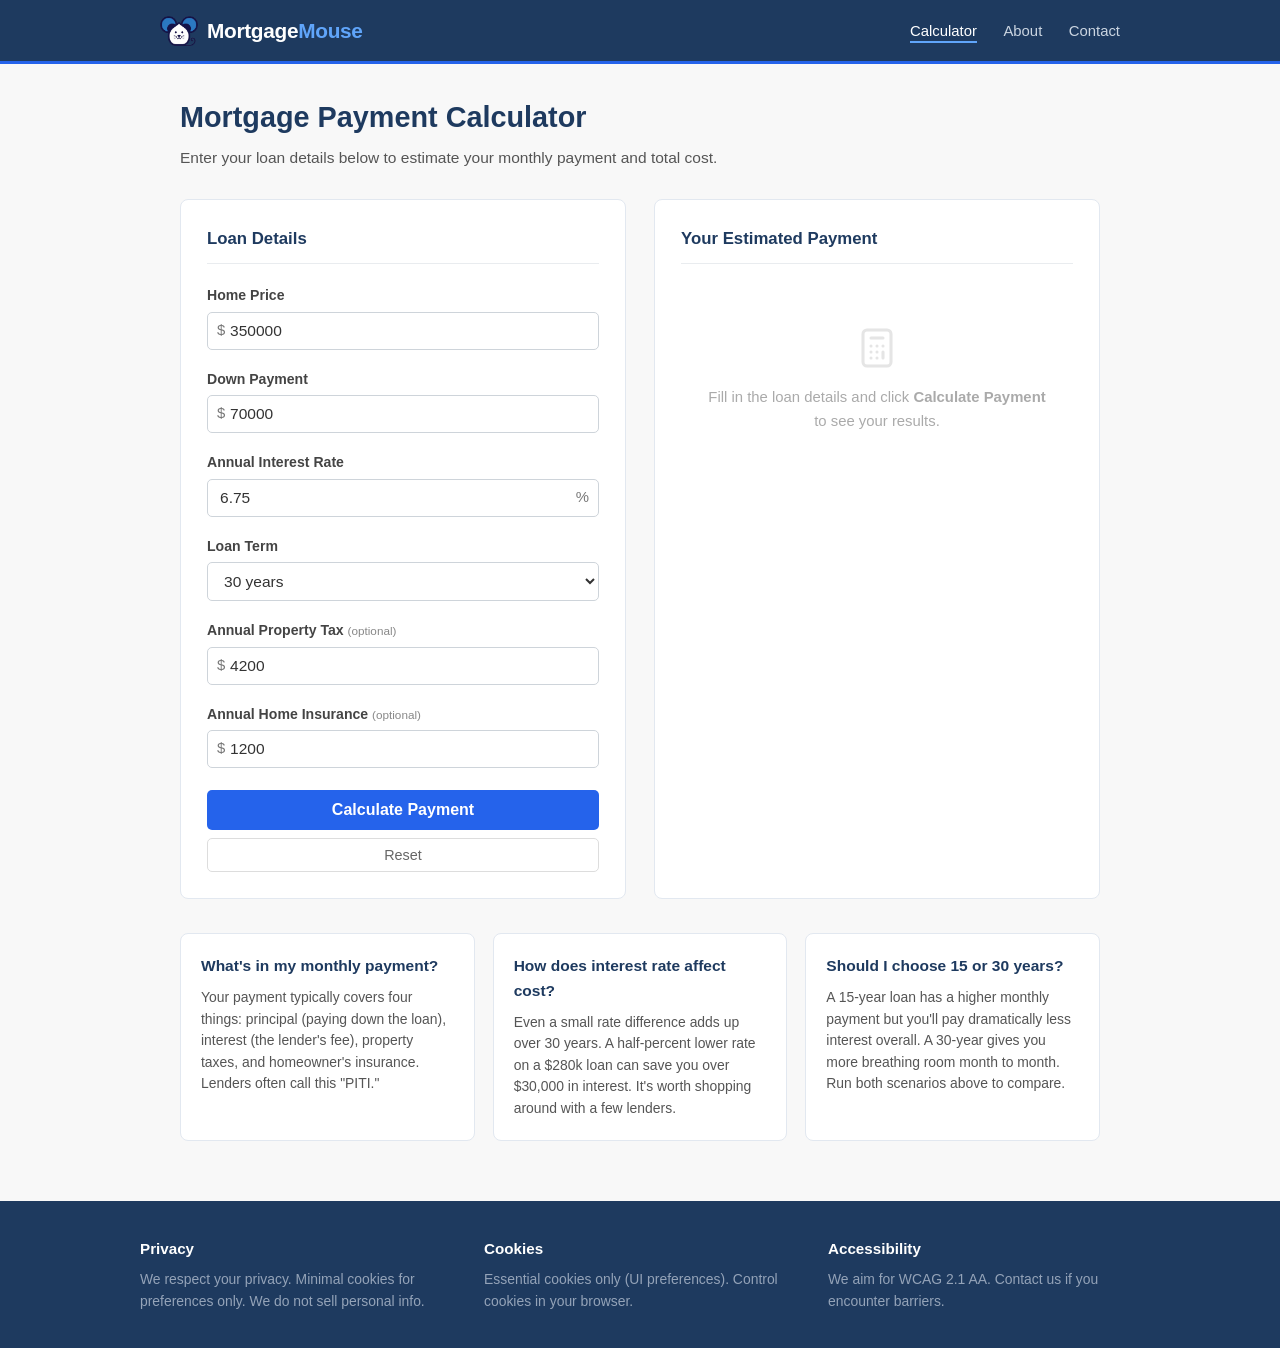
<file: index.html>
<!DOCTYPE html>
<html lang="en">
<head>
  <meta charset="UTF-8">
  <meta name="viewport" content="width=device-width, initial-scale=1.0">
  <meta name="description" content="Free mortgage calculator - figure out your monthly payment, total interest, and see a full amortization schedule. Works for fixed-rate home loans.">
  <meta name="keywords" content="mortgage calculator, home loan calculator, monthly payment, amortization schedule, fixed rate mortgage">
  <title>Mortgage Calculator - Monthly Payment & Amortization</title>
  <link rel="icon" href="favicon.ico" sizes="32x32">
  <link rel="icon" href="favicon.png" type="image/png" sizes="64x64">
  <link rel="stylesheet" href="style.css">
  <script async src="https://pagead2.googlesyndication.com/pagead/js/adsbygoogle.js?client=ca-pub-2366308143645027"
     crossorigin="anonymous"></script>
</head>
<body>

<header>
  <div class="inner">
    <a href="index.html" class="logo"><img src="logo.png" alt="MortgageMouse logo">Mortgage<span>Mouse</span></a>
    <nav>
      <a href="index.html" class="active">Calculator</a>
      <a href="about.html">About</a>
      <a href="contact.html">Contact</a>
    </nav>
  </div>
</header>

<main>
  <div class="page-header">
    <h1>Mortgage Payment Calculator</h1>
    <p>Enter your loan details below to estimate your monthly payment and total cost.</p>
  </div>

  <div class="calc-wrap">
    <!-- Input Form -->
    <div class="card">
      <h2>Loan Details</h2>
      <form id="mortgageForm">
        <div class="form-group">
          <label for="homePrice">Home Price</label>
          <div class="input-prefix">
            <span>$</span>
            <input type="number" id="homePrice" placeholder="350,000" min="0" step="1000" value="350000">
          </div>
        </div>

        <div class="form-group">
          <label for="downPayment">Down Payment</label>
          <div class="input-prefix">
            <span>$</span>
            <input type="number" id="downPayment" placeholder="70,000" min="0" step="1000" value="70000">
          </div>
        </div>

        <div class="form-group">
          <label for="interestRate">Annual Interest Rate</label>
          <div class="input-suffix">
            <span>%</span>
            <input type="number" id="interestRate" placeholder="6.5" min="0.1" max="30" step="0.01" value="6.75">
          </div>
        </div>

        <div class="form-group">
          <label for="loanTerm">Loan Term</label>
          <select id="loanTerm">
            <option value="30" selected>30 years</option>
            <option value="20">20 years</option>
            <option value="15">15 years</option>
            <option value="10">10 years</option>
          </select>
        </div>

        <div class="form-group">
          <label for="propertyTax">Annual Property Tax <small style="font-weight:400; color:#888">(optional)</small></label>
          <div class="input-prefix">
            <span>$</span>
            <input type="number" id="propertyTax" placeholder="4,200" min="0" step="100" value="4200">
          </div>
        </div>

        <div class="form-group">
          <label for="homeInsurance">Annual Home Insurance <small style="font-weight:400; color:#888">(optional)</small></label>
          <div class="input-prefix">
            <span>$</span>
            <input type="number" id="homeInsurance" placeholder="1,200" min="0" step="100" value="1200">
          </div>
        </div>

        <button type="button" class="btn-calc" onclick="calculateMortgage()">Calculate Payment</button>
        <button type="button" onclick="resetForm()" style="width:100%; margin-top:8px; background:none; border:1px solid #ddd; border-radius:5px; padding:8px 0; font-size:0.9rem; color:#666; cursor:pointer;">Reset</button>
      </form>
    </div>

    <!-- Results -->
    <div class="card results-card">
      <h2>Your Estimated Payment</h2>

      <!-- Placeholder before calculate is clicked -->
      <div id="placeholder" class="results-placeholder">
        <svg width="48" height="48" fill="none" viewBox="0 0 24 24" stroke="currentColor">
          <path stroke-linecap="round" stroke-linejoin="round" stroke-width="1.5" d="M9 7h6m0 10v-3m-3 3h.01M9 17h.01M9 14h.01M12 14h.01M15 11h.01M12 11h.01M9 11h.01M7 21h10a2 2 0 002-2V5a2 2 0 00-2-2H7a2 2 0 00-2 2v14a2 2 0 002 2z" />
        </svg>
        Fill in the loan details and click <strong>Calculate Payment</strong> to see your results.
      </div>

      <!-- Results (hidden until calculated) -->
      <div id="resultSection" class="hidden">
        <div class="monthly-payment">
          <div class="label">Estimated Monthly Payment</div>
          <div class="amount" id="monthlyAmount">$0.00</div>
          <div class="note">principal, interest, tax &amp; insurance</div>
        </div>

        <div class="breakdown">
          <div class="breakdown-row">
            <span class="bl">Loan Amount</span>
            <span class="bv" id="loanAmountDisplay">—</span>
          </div>
          <div class="breakdown-row">
            <span class="bl">Principal &amp; Interest</span>
            <span class="bv" id="principalInterest">—</span>
          </div>
          <div class="breakdown-row">
            <span class="bl">Monthly Property Tax</span>
            <span class="bv" id="monthlyTax">—</span>
          </div>
          <div class="breakdown-row">
            <span class="bl">Monthly Insurance</span>
            <span class="bv" id="monthlyInsurance">—</span>
          </div>
          <div class="breakdown-row total">
            <span class="bl">Total Interest Paid</span>
            <span class="bv" id="totalInterest">—</span>
          </div>
          <div class="breakdown-row">
            <span class="bl">Total Loan Cost</span>
            <span class="bv" id="totalCost">—</span>
          </div>
        </div>
      </div>
    </div>
  </div>

  <!-- Amortization Schedule -->
  <div id="amortSection" class="card amort-section hidden">
    <h2>Amortization Schedule</h2>
    <p>Month-by-month breakdown of how your payments are applied to principal vs. interest.</p>
    <button class="amort-toggle" id="amortBtn" onclick="toggleAmort()">Show Full Schedule</button>
    <div id="amortTableWrap" class="amort-table-wrap hidden">
      <table class="amort-table">
        <thead>
          <tr>
            <th>Month</th>
            <th>Payment</th>
            <th>Principal</th>
            <th>Interest</th>
            <th>Balance</th>
          </tr>
        </thead>
        <tbody id="amortBody"></tbody>
      </table>
    </div>
  </div>

  <!-- Info boxes -->
  <div class="info-boxes">
    <div class="info-box">
      <h3>What's in my monthly payment?</h3>
      <p>Your payment typically covers four things: principal (paying down the loan), interest (the lender's fee), property taxes, and homeowner's insurance. Lenders often call this "PITI."</p>
    </div>
    <div class="info-box">
      <h3>How does interest rate affect cost?</h3>
      <p>Even a small rate difference adds up over 30 years. A half-percent lower rate on a $280k loan can save you over $30,000 in interest. It's worth shopping around with a few lenders.</p>
    </div>
    <div class="info-box">
      <h3>Should I choose 15 or 30 years?</h3>
      <p>A 15-year loan has a higher monthly payment but you'll pay dramatically less interest overall. A 30-year gives you more breathing room month to month. Run both scenarios above to compare.</p>
    </div>
  </div>
</main>

<footer>
  <div class="footer-cols">
    <div class="footer-col">
      <h4>Privacy</h4>
      <p>We respect your privacy. Minimal cookies for preferences only. We do not sell personal info.</p>
    </div>
    <div class="footer-col">
      <h4>Cookies</h4>
      <p>Essential cookies only (UI preferences). Control cookies in your browser.</p>
    </div>
    <div class="footer-col">
      <h4>Accessibility</h4>
      <p>We aim for WCAG 2.1 AA. Contact us if you encounter barriers.</p>
    </div>
  </div>
</footer>


<script src="calculator.js"></script>
</body>
</html>
</file>
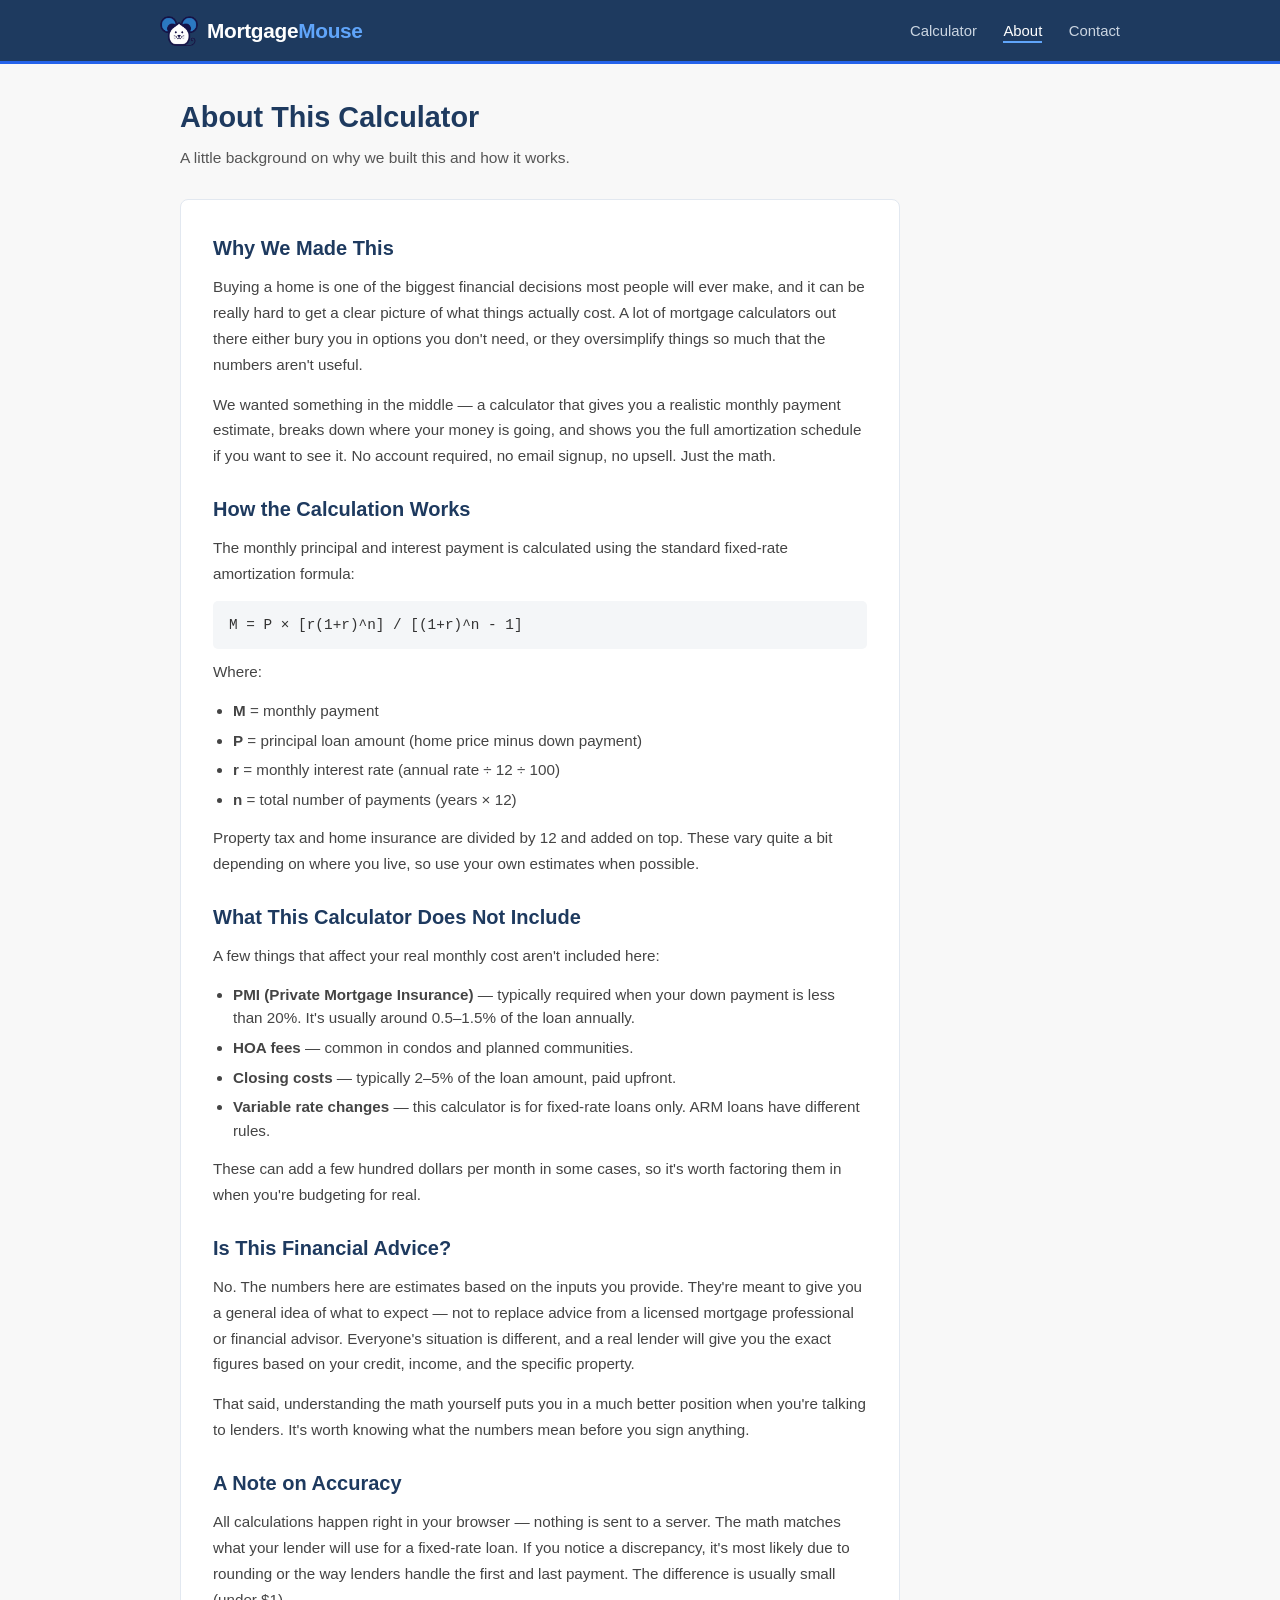
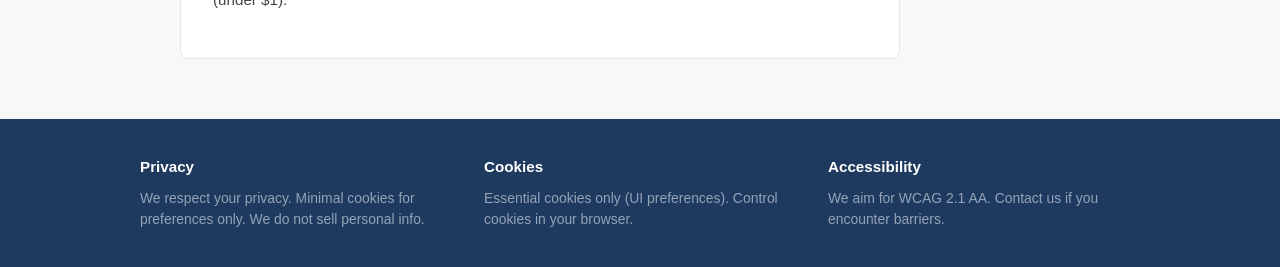
<file: about.html>
<!DOCTYPE html>
<html lang="en">
<head>
  <meta charset="UTF-8">
  <meta name="viewport" content="width=device-width, initial-scale=1.0">
  <meta name="description" content="About MortgageMouse - a free, straightforward mortgage payment calculator built to help homebuyers understand their loan costs.">
  <title>About - MortgageMouse</title>
  <link rel="icon" href="favicon.ico" sizes="32x32">
  <link rel="icon" href="favicon.png" type="image/png" sizes="64x64">
  <link rel="stylesheet" href="style.css">
</head>
<body>

<header>
  <div class="inner">
    <a href="index.html" class="logo"><img src="logo.png" alt="MortgageMouse logo">Mortgage<span>Mouse</span></a>
    <nav>
      <a href="index.html">Calculator</a>
      <a href="about.html" class="active">About</a>
      <a href="contact.html">Contact</a>
    </nav>
  </div>
</header>

<main>
  <div class="page-header">
    <h1>About This Calculator</h1>
    <p>A little background on why we built this and how it works.</p>
  </div>

  <div class="page-content">
    <h2>Why We Made This</h2>
    <p>Buying a home is one of the biggest financial decisions most people will ever make, and it can be really hard to get a clear picture of what things actually cost. A lot of mortgage calculators out there either bury you in options you don't need, or they oversimplify things so much that the numbers aren't useful.</p>
    <p>We wanted something in the middle — a calculator that gives you a realistic monthly payment estimate, breaks down where your money is going, and shows you the full amortization schedule if you want to see it. No account required, no email signup, no upsell. Just the math.</p>

    <h2>How the Calculation Works</h2>
    <p>The monthly principal and interest payment is calculated using the standard fixed-rate amortization formula:</p>
    <p style="font-family: monospace; background: #f4f6f8; padding: 12px 16px; border-radius: 5px; font-size: 0.9rem; color: #333; margin: 10px 0;">
      M = P × [r(1+r)^n] / [(1+r)^n - 1]
    </p>
    <p>Where:</p>
    <ul>
      <li><strong>M</strong> = monthly payment</li>
      <li><strong>P</strong> = principal loan amount (home price minus down payment)</li>
      <li><strong>r</strong> = monthly interest rate (annual rate ÷ 12 ÷ 100)</li>
      <li><strong>n</strong> = total number of payments (years × 12)</li>
    </ul>
    <p>Property tax and home insurance are divided by 12 and added on top. These vary quite a bit depending on where you live, so use your own estimates when possible.</p>

    <h2>What This Calculator Does Not Include</h2>
    <p>A few things that affect your real monthly cost aren't included here:</p>
    <ul>
      <li><strong>PMI (Private Mortgage Insurance)</strong> — typically required when your down payment is less than 20%. It's usually around 0.5–1.5% of the loan annually.</li>
      <li><strong>HOA fees</strong> — common in condos and planned communities.</li>
      <li><strong>Closing costs</strong> — typically 2–5% of the loan amount, paid upfront.</li>
      <li><strong>Variable rate changes</strong> — this calculator is for fixed-rate loans only. ARM loans have different rules.</li>
    </ul>
    <p>These can add a few hundred dollars per month in some cases, so it's worth factoring them in when you're budgeting for real.</p>

    <h2>Is This Financial Advice?</h2>
    <p>No. The numbers here are estimates based on the inputs you provide. They're meant to give you a general idea of what to expect — not to replace advice from a licensed mortgage professional or financial advisor. Everyone's situation is different, and a real lender will give you the exact figures based on your credit, income, and the specific property.</p>
    <p>That said, understanding the math yourself puts you in a much better position when you're talking to lenders. It's worth knowing what the numbers mean before you sign anything.</p>

    <h2>A Note on Accuracy</h2>
    <p>All calculations happen right in your browser — nothing is sent to a server. The math matches what your lender will use for a fixed-rate loan. If you notice a discrepancy, it's most likely due to rounding or the way lenders handle the first and last payment. The difference is usually small (under $1).</p>
  </div>
</main>

<footer>
  <div class="footer-cols">
    <div class="footer-col">
      <h4>Privacy</h4>
      <p>We respect your privacy. Minimal cookies for preferences only. We do not sell personal info.</p>
    </div>
    <div class="footer-col">
      <h4>Cookies</h4>
      <p>Essential cookies only (UI preferences). Control cookies in your browser.</p>
    </div>
    <div class="footer-col">
      <h4>Accessibility</h4>
      <p>We aim for WCAG 2.1 AA. Contact us if you encounter barriers.</p>
    </div>
  </div>
</footer>


<script src="calculator.js"></script>
</body>
</html>
</file>
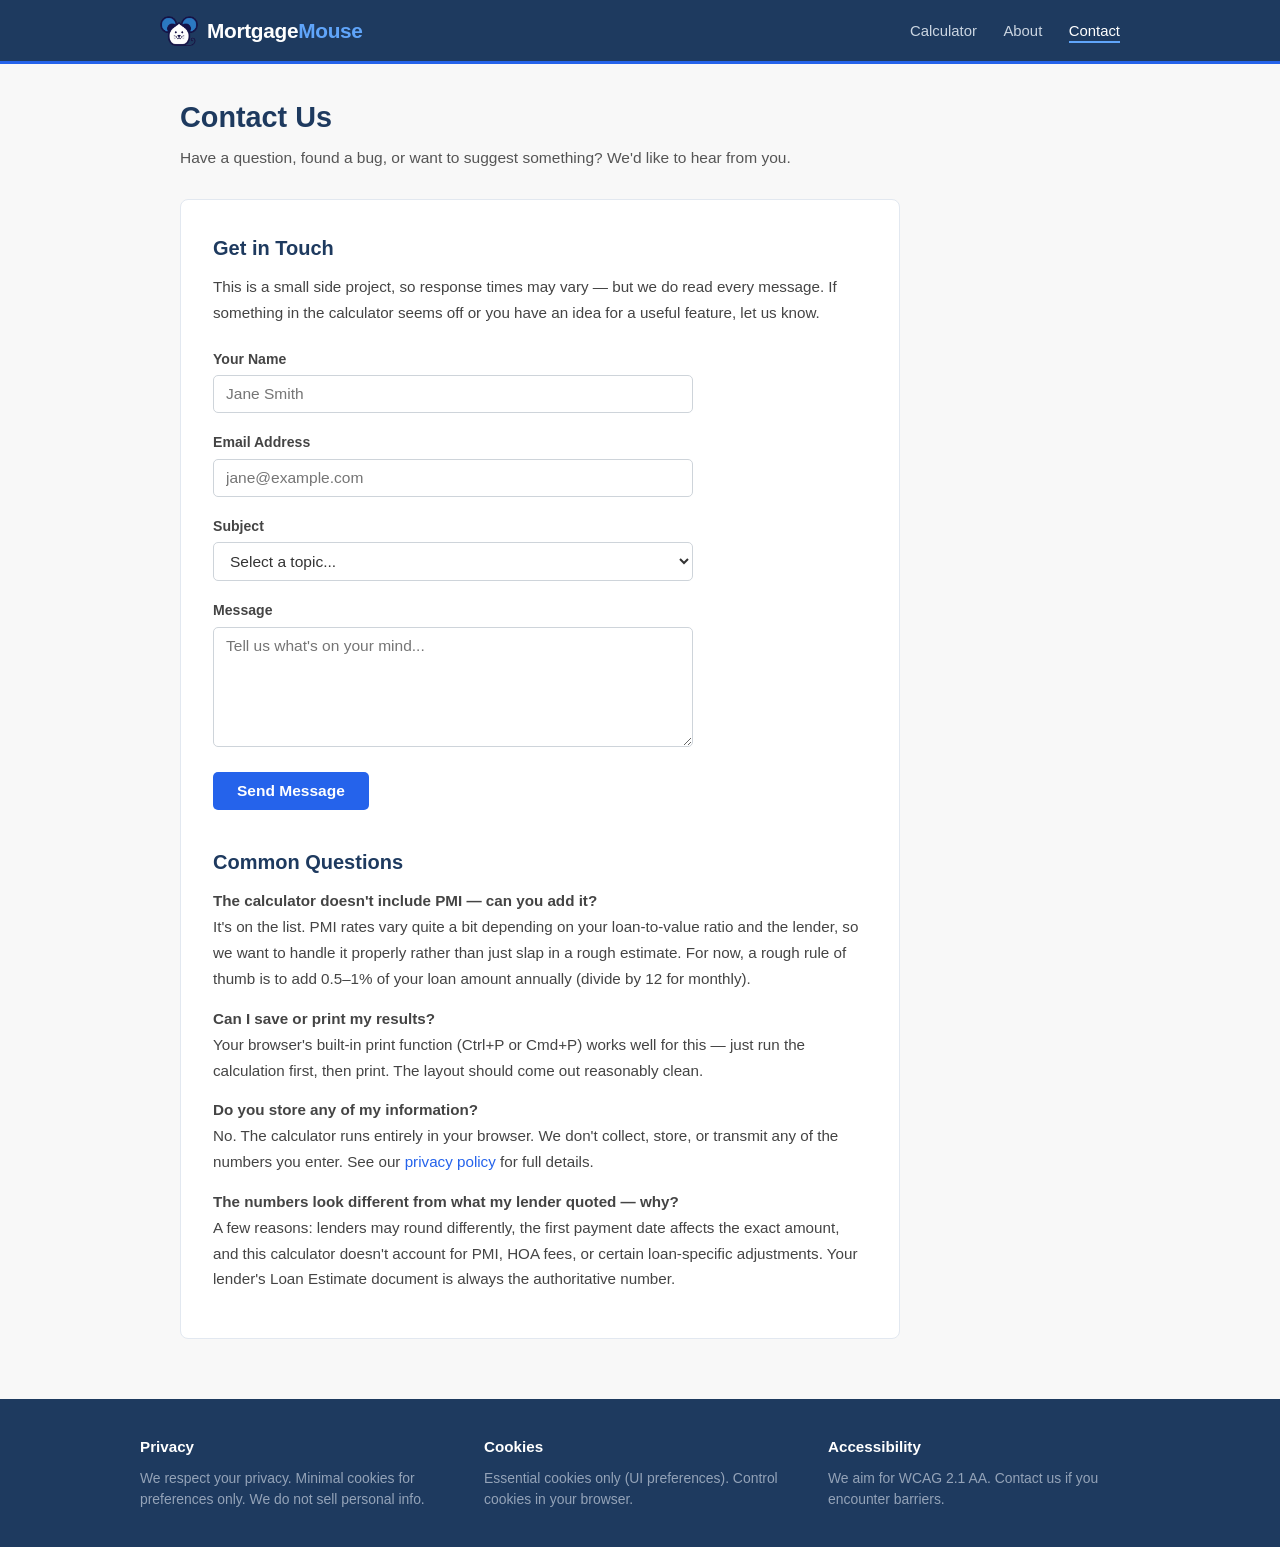
<file: contact.html>
<!DOCTYPE html>
<html lang="en">
<head>
  <meta charset="UTF-8">
  <meta name="viewport" content="width=device-width, initial-scale=1.0">
  <meta name="description" content="Contact MortgageMouse - send us a message with questions, feedback, or suggestions.">
  <title>Contact - MortgageMouse</title>
  <link rel="icon" href="favicon.ico" sizes="32x32">
  <link rel="icon" href="favicon.png" type="image/png" sizes="64x64">
  <link rel="stylesheet" href="style.css">
</head>
<body>

<header>
  <div class="inner">
    <a href="index.html" class="logo"><img src="logo.png" alt="MortgageMouse logo">Mortgage<span>Mouse</span></a>
    <nav>
      <a href="index.html">Calculator</a>
      <a href="about.html">About</a>
      <a href="contact.html" class="active">Contact</a>
    </nav>
  </div>
</header>

<main>
  <div class="page-header">
    <h1>Contact Us</h1>
    <p>Have a question, found a bug, or want to suggest something? We'd like to hear from you.</p>
  </div>

  <div class="page-content">
    <h2>Get in Touch</h2>
    <p>This is a small side project, so response times may vary — but we do read every message. If something in the calculator seems off or you have an idea for a useful feature, let us know.</p>

    <form id="contactForm" class="contact-form" style="margin-top: 22px;">
      <div class="form-group">
        <label for="contactName">Your Name</label>
        <input type="text" id="contactName" name="name" placeholder="Jane Smith" required>
      </div>

      <div class="form-group">
        <label for="contactEmail">Email Address</label>
        <input type="email" id="contactEmail" name="email" placeholder="jane@example.com" required>
      </div>

      <div class="form-group">
        <label for="contactSubject">Subject</label>
        <select id="contactSubject" name="subject">
          <option value="">Select a topic...</option>
          <option value="bug">Something's not calculating right</option>
          <option value="feature">Feature request</option>
          <option value="general">General question</option>
          <option value="other">Other</option>
        </select>
      </div>

      <div class="form-group">
        <label for="contactMessage">Message</label>
        <textarea id="contactMessage" name="message" placeholder="Tell us what's on your mind..." required></textarea>
      </div>

      <button type="submit" class="btn-submit">Send Message</button>
      <div id="successMsg" class="success-msg">Thanks for reaching out! We'll get back to you as soon as we can.</div>
    </form>

    <h2 style="margin-top: 36px;">Common Questions</h2>

    <p><strong>The calculator doesn't include PMI — can you add it?</strong><br>
    It's on the list. PMI rates vary quite a bit depending on your loan-to-value ratio and the lender, so we want to handle it properly rather than just slap in a rough estimate. For now, a rough rule of thumb is to add 0.5–1% of your loan amount annually (divide by 12 for monthly).</p>

    <p><strong>Can I save or print my results?</strong><br>
    Your browser's built-in print function (Ctrl+P or Cmd+P) works well for this — just run the calculation first, then print. The layout should come out reasonably clean.</p>

    <p><strong>Do you store any of my information?</strong><br>
    No. The calculator runs entirely in your browser. We don't collect, store, or transmit any of the numbers you enter. See our <a href="privacy-policy.html">privacy policy</a> for full details.</p>

    <p><strong>The numbers look different from what my lender quoted — why?</strong><br>
    A few reasons: lenders may round differently, the first payment date affects the exact amount, and this calculator doesn't account for PMI, HOA fees, or certain loan-specific adjustments. Your lender's Loan Estimate document is always the authoritative number.</p>
  </div>
</main>

<footer>
  <div class="footer-cols">
    <div class="footer-col">
      <h4>Privacy</h4>
      <p>We respect your privacy. Minimal cookies for preferences only. We do not sell personal info.</p>
    </div>
    <div class="footer-col">
      <h4>Cookies</h4>
      <p>Essential cookies only (UI preferences). Control cookies in your browser.</p>
    </div>
    <div class="footer-col">
      <h4>Accessibility</h4>
      <p>We aim for WCAG 2.1 AA. Contact us if you encounter barriers.</p>
    </div>
  </div>
</footer>


<script src="calculator.js"></script>
</body>
</html>
</file>
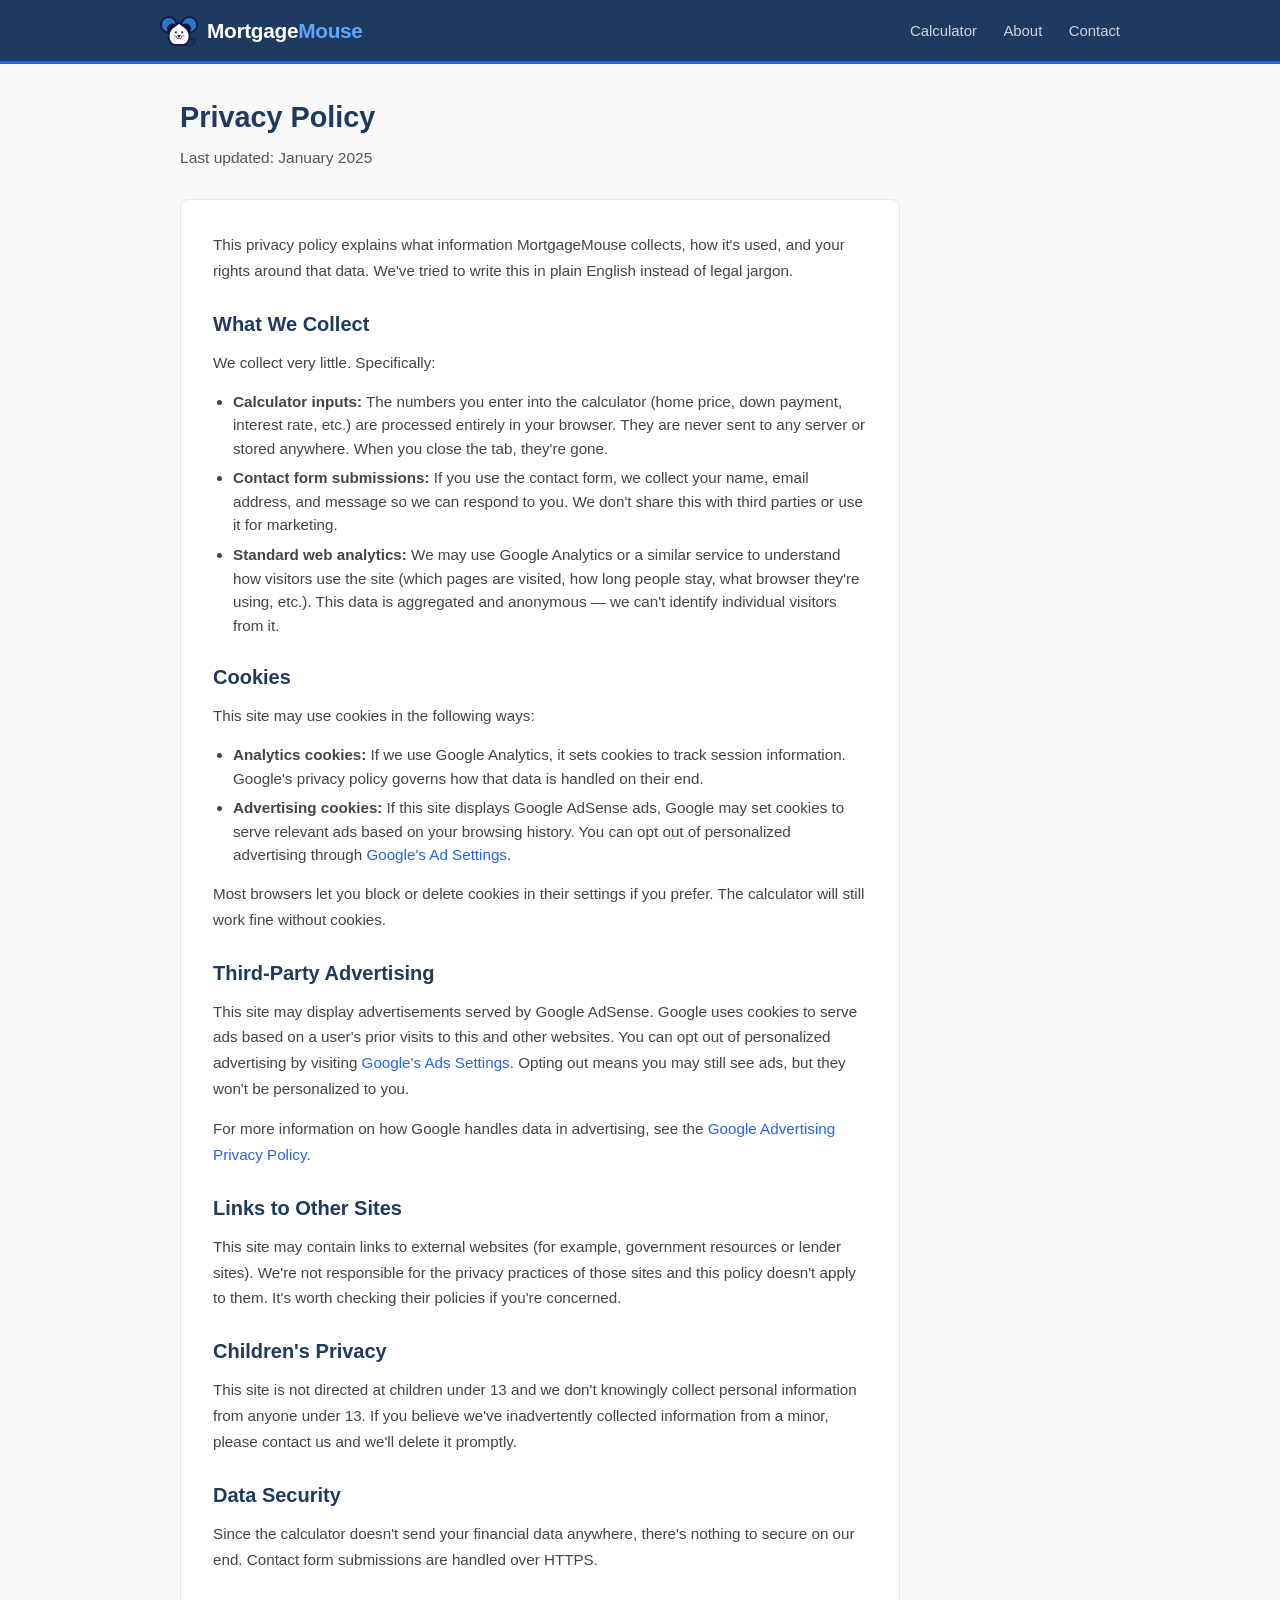
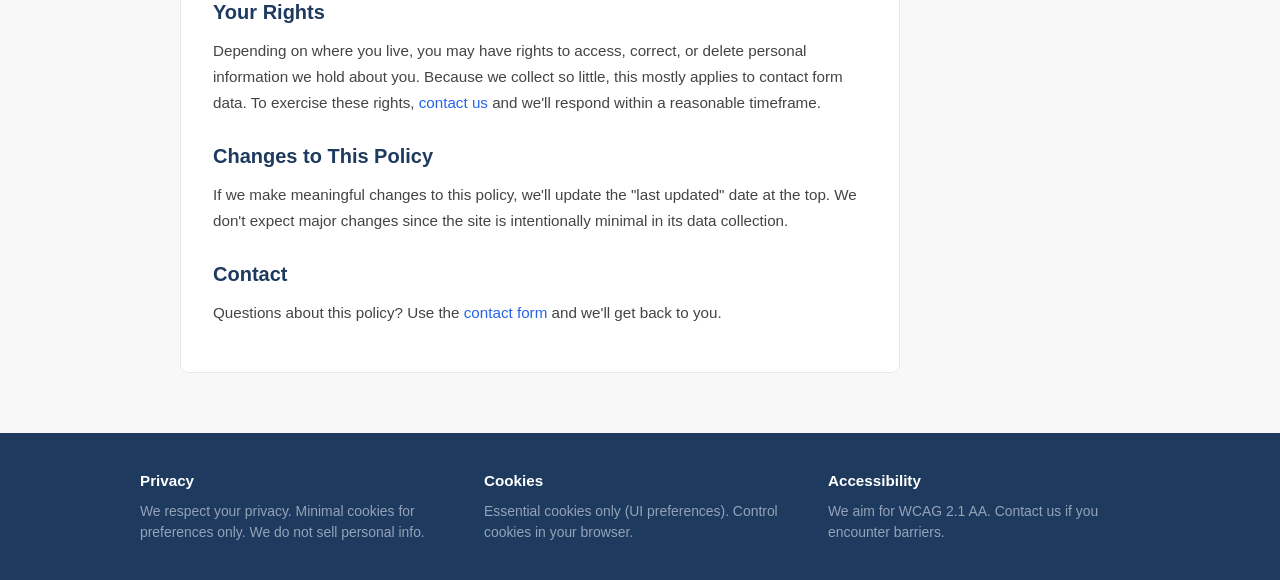
<file: privacy-policy.html>
<!DOCTYPE html>
<html lang="en">
<head>
  <meta charset="UTF-8">
  <meta name="viewport" content="width=device-width, initial-scale=1.0">
  <meta name="description" content="Privacy Policy for MortgageMouse - how we handle your data (spoiler: we barely collect any).">
  <title>Privacy Policy - MortgageMouse</title>
  <link rel="icon" href="favicon.ico" sizes="32x32">
  <link rel="icon" href="favicon.png" type="image/png" sizes="64x64">
  <link rel="stylesheet" href="style.css">
</head>
<body>

<header>
  <div class="inner">
    <a href="index.html" class="logo"><img src="logo.png" alt="MortgageMouse logo">Mortgage<span>Mouse</span></a>
    <nav>
      <a href="index.html">Calculator</a>
      <a href="about.html">About</a>
      <a href="contact.html">Contact</a>
    </nav>
  </div>
</header>

<main>
  <div class="page-header">
    <h1>Privacy Policy</h1>
    <p>Last updated: January 2025</p>
  </div>

  <div class="page-content">
    <p>This privacy policy explains what information MortgageMouse collects, how it's used, and your rights around that data. We've tried to write this in plain English instead of legal jargon.</p>

    <h2>What We Collect</h2>
    <p>We collect very little. Specifically:</p>
    <ul>
      <li><strong>Calculator inputs:</strong> The numbers you enter into the calculator (home price, down payment, interest rate, etc.) are processed entirely in your browser. They are never sent to any server or stored anywhere. When you close the tab, they're gone.</li>
      <li><strong>Contact form submissions:</strong> If you use the contact form, we collect your name, email address, and message so we can respond to you. We don't share this with third parties or use it for marketing.</li>
      <li><strong>Standard web analytics:</strong> We may use Google Analytics or a similar service to understand how visitors use the site (which pages are visited, how long people stay, what browser they're using, etc.). This data is aggregated and anonymous — we can't identify individual visitors from it.</li>
    </ul>

    <h2>Cookies</h2>
    <p>This site may use cookies in the following ways:</p>
    <ul>
      <li><strong>Analytics cookies:</strong> If we use Google Analytics, it sets cookies to track session information. Google's privacy policy governs how that data is handled on their end.</li>
      <li><strong>Advertising cookies:</strong> If this site displays Google AdSense ads, Google may set cookies to serve relevant ads based on your browsing history. You can opt out of personalized advertising through <a href="https://adssettings.google.com" target="_blank" rel="noopener">Google's Ad Settings</a>.</li>
    </ul>
    <p>Most browsers let you block or delete cookies in their settings if you prefer. The calculator will still work fine without cookies.</p>

    <h2>Third-Party Advertising</h2>
    <p>This site may display advertisements served by Google AdSense. Google uses cookies to serve ads based on a user's prior visits to this and other websites. You can opt out of personalized advertising by visiting <a href="https://www.google.com/settings/ads" target="_blank" rel="noopener">Google's Ads Settings</a>. Opting out means you may still see ads, but they won't be personalized to you.</p>
    <p>For more information on how Google handles data in advertising, see the <a href="https://policies.google.com/technologies/ads" target="_blank" rel="noopener">Google Advertising Privacy Policy</a>.</p>

    <h2>Links to Other Sites</h2>
    <p>This site may contain links to external websites (for example, government resources or lender sites). We're not responsible for the privacy practices of those sites and this policy doesn't apply to them. It's worth checking their policies if you're concerned.</p>

    <h2>Children's Privacy</h2>
    <p>This site is not directed at children under 13 and we don't knowingly collect personal information from anyone under 13. If you believe we've inadvertently collected information from a minor, please contact us and we'll delete it promptly.</p>

    <h2>Data Security</h2>
    <p>Since the calculator doesn't send your financial data anywhere, there's nothing to secure on our end. Contact form submissions are handled over HTTPS.</p>

    <h2>Your Rights</h2>
    <p>Depending on where you live, you may have rights to access, correct, or delete personal information we hold about you. Because we collect so little, this mostly applies to contact form data. To exercise these rights, <a href="contact.html">contact us</a> and we'll respond within a reasonable timeframe.</p>

    <h2>Changes to This Policy</h2>
    <p>If we make meaningful changes to this policy, we'll update the "last updated" date at the top. We don't expect major changes since the site is intentionally minimal in its data collection.</p>

    <h2>Contact</h2>
    <p>Questions about this policy? Use the <a href="contact.html">contact form</a> and we'll get back to you.</p>
  </div>
</main>

<footer>
  <div class="footer-cols">
    <div class="footer-col">
      <h4>Privacy</h4>
      <p>We respect your privacy. Minimal cookies for preferences only. We do not sell personal info.</p>
    </div>
    <div class="footer-col">
      <h4>Cookies</h4>
      <p>Essential cookies only (UI preferences). Control cookies in your browser.</p>
    </div>
    <div class="footer-col">
      <h4>Accessibility</h4>
      <p>We aim for WCAG 2.1 AA. Contact us if you encounter barriers.</p>
    </div>
  </div>
</footer>


<script src="calculator.js"></script>
</body>
</html>
</file>
<file: style.css>
/* Main stylesheet - Mortgage Calculator Site */

* {
  box-sizing: border-box;
  margin: 0;
  padding: 0;
}

body {
  font-family: -apple-system, BlinkMacSystemFont, "Segoe UI", Roboto, Helvetica, Arial, sans-serif;
  font-size: 16px;
  line-height: 1.6;
  color: #333;
  background: #f8f8f8;
}

a {
  color: #2563eb;
  text-decoration: none;
}

a:hover {
  text-decoration: underline;
}

/* Header */
header {
  background: #1e3a5f;
  color: #fff;
  padding: 0 20px;
  border-bottom: 3px solid #2563eb;
}

header .inner {
  max-width: 960px;
  margin: 0 auto;
  display: flex;
  align-items: center;
  justify-content: space-between;
  padding: 14px 0;
}

header .logo {
  font-size: 1.3rem;
  font-weight: 700;
  color: #fff;
  letter-spacing: -0.3px;
  display: inline-flex;
  align-items: center;
}

header .logo img {
  height: 30px;
  width: auto;
  display: block;
  margin-right: 9px;
}

header .logo span {
  color: #60a5fa;
}

nav a {
  color: #cbd5e1;
  margin-left: 22px;
  font-size: 0.93rem;
}

nav a:hover {
  color: #fff;
  text-decoration: none;
}

nav a.active {
  color: #fff;
  border-bottom: 2px solid #60a5fa;
  padding-bottom: 2px;
}

/* Main layout */
main {
  max-width: 960px;
  margin: 30px auto;
  padding: 0 20px;
}

/* Page header */
.page-header {
  margin-bottom: 28px;
}

.page-header h1 {
  font-size: 1.8rem;
  color: #1e3a5f;
  margin-bottom: 6px;
}

.page-header p {
  color: #555;
  font-size: 0.97rem;
}

/* Calculator card */
.calc-wrap {
  display: grid;
  grid-template-columns: 1fr 1fr;
  gap: 28px;
}

@media (max-width: 680px) {
  .calc-wrap {
    grid-template-columns: 1fr;
  }
}

.card {
  background: #fff;
  border: 1px solid #e2e8f0;
  border-radius: 8px;
  padding: 26px;
}

.card h2 {
  font-size: 1.05rem;
  color: #1e3a5f;
  margin-bottom: 20px;
  border-bottom: 1px solid #e9ecef;
  padding-bottom: 10px;
}

/* Form */
.form-group {
  margin-bottom: 18px;
}

.form-group label {
  display: block;
  font-size: 0.88rem;
  font-weight: 600;
  color: #444;
  margin-bottom: 5px;
}

.form-group input,
.form-group select {
  width: 100%;
  padding: 9px 12px;
  border: 1px solid #ced4da;
  border-radius: 5px;
  font-size: 0.97rem;
  color: #333;
  background: #fff;
  transition: border-color 0.15s;
}

.form-group input:focus,
.form-group select:focus {
  outline: none;
  border-color: #2563eb;
  box-shadow: 0 0 0 3px rgba(37, 99, 235, 0.1);
}

.input-prefix {
  position: relative;
}

.input-prefix span {
  position: absolute;
  left: 10px;
  top: 50%;
  transform: translateY(-50%);
  color: #777;
  font-size: 0.93rem;
  pointer-events: none;
}

.input-prefix input {
  padding-left: 22px;
}

.input-suffix {
  position: relative;
}

.input-suffix span {
  position: absolute;
  right: 10px;
  top: 50%;
  transform: translateY(-50%);
  color: #777;
  font-size: 0.93rem;
  pointer-events: none;
}

.input-suffix input {
  padding-right: 28px;
}

.btn-calc {
  width: 100%;
  background: #2563eb;
  color: #fff;
  border: none;
  border-radius: 5px;
  padding: 11px 0;
  font-size: 1rem;
  font-weight: 600;
  cursor: pointer;
  margin-top: 4px;
  transition: background 0.15s;
}

.btn-calc:hover {
  background: #1d4ed8;
}

/* Results */
.results-card {
  display: flex;
  flex-direction: column;
  gap: 0;
}

.monthly-payment {
  text-align: center;
  padding: 20px 0 22px;
  border-bottom: 1px solid #e9ecef;
  margin-bottom: 18px;
}

.monthly-payment .label {
  font-size: 0.85rem;
  color: #666;
  text-transform: uppercase;
  letter-spacing: 0.5px;
}

.monthly-payment .amount {
  font-size: 2.6rem;
  font-weight: 700;
  color: #1e3a5f;
  line-height: 1.2;
  margin-top: 4px;
}

.monthly-payment .note {
  font-size: 0.8rem;
  color: #888;
  margin-top: 4px;
}

.breakdown {
  display: flex;
  flex-direction: column;
  gap: 12px;
}

.breakdown-row {
  display: flex;
  justify-content: space-between;
  align-items: center;
  font-size: 0.93rem;
}

.breakdown-row .bl {
  color: #555;
}

.breakdown-row .bv {
  font-weight: 600;
  color: #1e3a5f;
}

.breakdown-row.total {
  border-top: 1px solid #e9ecef;
  padding-top: 12px;
  margin-top: 4px;
}

.breakdown-row.total .bl {
  font-weight: 600;
  color: #333;
}

.breakdown-row.total .bv {
  color: #2563eb;
  font-size: 1.05rem;
}

/* Amortization section */
.amort-section {
  margin-top: 32px;
}

.amort-section h2 {
  font-size: 1.1rem;
  color: #1e3a5f;
  margin-bottom: 4px;
}

.amort-section p {
  font-size: 0.88rem;
  color: #666;
  margin-bottom: 14px;
}

.amort-toggle {
  display: inline-block;
  margin-bottom: 14px;
  background: none;
  border: 1px solid #2563eb;
  color: #2563eb;
  border-radius: 4px;
  padding: 6px 14px;
  font-size: 0.88rem;
  cursor: pointer;
}

.amort-toggle:hover {
  background: #eff6ff;
}

.amort-table-wrap {
  overflow-x: auto;
}

.amort-table {
  width: 100%;
  border-collapse: collapse;
  font-size: 0.87rem;
}

.amort-table th {
  background: #1e3a5f;
  color: #fff;
  padding: 9px 12px;
  text-align: right;
  font-weight: 600;
}

.amort-table th:first-child {
  text-align: left;
}

.amort-table td {
  padding: 8px 12px;
  text-align: right;
  border-bottom: 1px solid #f0f0f0;
  color: #333;
}

.amort-table td:first-child {
  text-align: left;
  color: #555;
}

.amort-table tr:nth-child(even) {
  background: #fafafa;
}

.amort-table tr:hover {
  background: #eff6ff;
}

.hidden {
  display: none;
}

/* Info boxes */
.info-boxes {
  margin-top: 34px;
  display: grid;
  grid-template-columns: 1fr 1fr 1fr;
  gap: 18px;
}

@media (max-width: 680px) {
  .info-boxes {
    grid-template-columns: 1fr;
  }
}

.info-box {
  background: #fff;
  border: 1px solid #e2e8f0;
  border-radius: 8px;
  padding: 20px;
}

.info-box h3 {
  font-size: 0.97rem;
  color: #1e3a5f;
  margin-bottom: 8px;
}

.info-box p {
  font-size: 0.87rem;
  color: #555;
  line-height: 1.55;
}

/* Page content */
.page-content {
  background: #fff;
  border: 1px solid #e2e8f0;
  border-radius: 8px;
  padding: 32px;
  max-width: 720px;
}

.page-content h2 {
  font-size: 1.25rem;
  color: #1e3a5f;
  margin: 24px 0 10px;
}

.page-content h2:first-child {
  margin-top: 0;
}

.page-content p {
  font-size: 0.95rem;
  color: #444;
  line-height: 1.7;
  margin-bottom: 14px;
}

.page-content ul {
  margin: 10px 0 14px 20px;
}

.page-content li {
  font-size: 0.95rem;
  color: #444;
  margin-bottom: 6px;
  line-height: 1.55;
}

/* Contact form */
.contact-form .form-group {
  max-width: 480px;
}

.contact-form textarea {
  width: 100%;
  max-width: 480px;
  padding: 9px 12px;
  border: 1px solid #ced4da;
  border-radius: 5px;
  font-size: 0.97rem;
  font-family: inherit;
  resize: vertical;
  min-height: 120px;
}

.contact-form textarea:focus {
  outline: none;
  border-color: #2563eb;
  box-shadow: 0 0 0 3px rgba(37, 99, 235, 0.1);
}

.btn-submit {
  background: #2563eb;
  color: #fff;
  border: none;
  border-radius: 5px;
  padding: 10px 24px;
  font-size: 0.97rem;
  font-weight: 600;
  cursor: pointer;
  transition: background 0.15s;
}

.btn-submit:hover {
  background: #1d4ed8;
}

.success-msg {
  background: #ecfdf5;
  border: 1px solid #6ee7b7;
  color: #065f46;
  padding: 12px 16px;
  border-radius: 5px;
  font-size: 0.93rem;
  margin-top: 14px;
  display: none;
}

/* Footer */
footer {
  background: #1e3a5f;
  color: #94a3b8;
  margin-top: 60px;
  padding: 36px 20px;
  font-size: 0.87rem;
}

footer .footer-cols {
  max-width: 1000px;
  margin: 0 auto;
  display: flex;
  flex-wrap: wrap;
  gap: 32px;
  justify-content: space-between;
}

footer .footer-col {
  flex: 1 1 260px;
}

footer .footer-col h4 {
  color: #fff;
  font-size: 0.95rem;
  margin: 0 0 8px;
}

footer .footer-col p {
  margin: 0;
  line-height: 1.55;
}

/* Placeholder state */
.results-placeholder {
  text-align: center;
  padding: 40px 20px;
  color: #aaa;
  font-size: 0.93rem;
}

.results-placeholder svg {
  display: block;
  margin: 0 auto 14px;
  opacity: 0.3;
}
</file>
